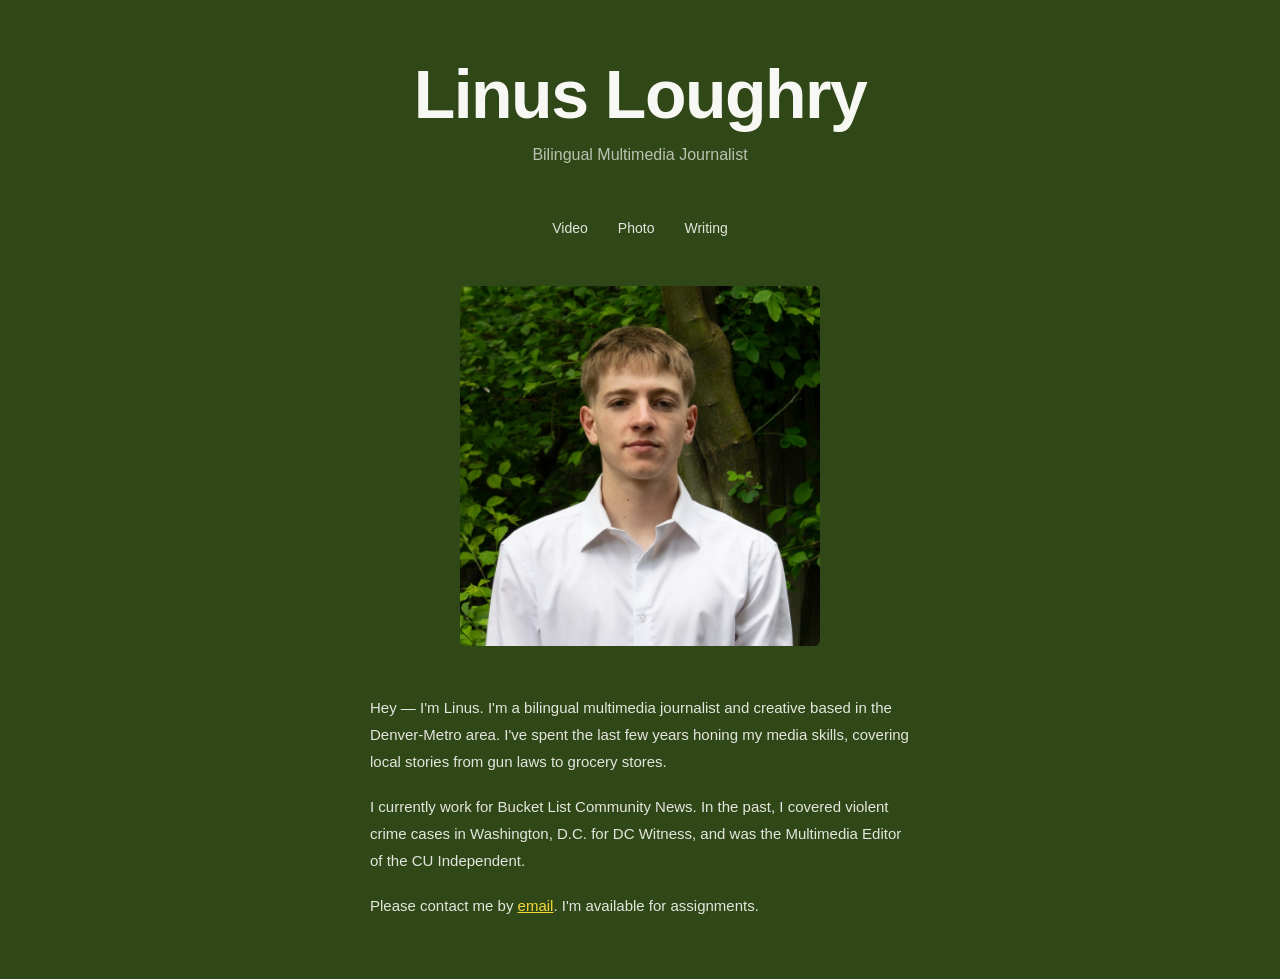
<file: index.html>
<!DOCTYPE html>
<html lang="en">
<head>
<meta charset="UTF-8">
<meta name="viewport" content="width=device-width, initial-scale=1">
<title>Linus Loughry — Bilingual Multimedia Journalist</title>
<link rel="stylesheet" href="css/style.css">
</head>
<body class="mode-landing">

  <div class="landing">
    <div class="landing-inner">
      <div class="name">Linus Loughry</div>
      <div class="role">Bilingual Multimedia Journalist</div>

      <div class="homenav">
        <a href="video.html">Video</a>
        <a href="photo.html">Photo</a>
        <a href="writing.html">Writing</a>
      </div>

      <div class="landing-photo">
        <img src="images/linus-portrait.jpg" alt="Linus Loughry">
      </div>

      <div class="bio-block">
        <p class="bio-para">Hey — I'm Linus. I'm a bilingual multimedia journalist and creative based in the Denver-Metro area. I've spent the last few years honing my media skills, covering local stories from gun laws to grocery stores.</p>
        <p class="bio-para">I currently work for Bucket List Community News. In the past, I covered violent crime cases in Washington, D.C. for DC Witness, and was the Multimedia Editor of the CU Independent.</p>
        <p class="bio-para">Please contact me by <a href="mailto:linusloughry@gmail.com" class="inline-link">email</a>. I'm available for assignments.</p>
      </div>
    </div>
  </div>

</body>
</html>
</file>
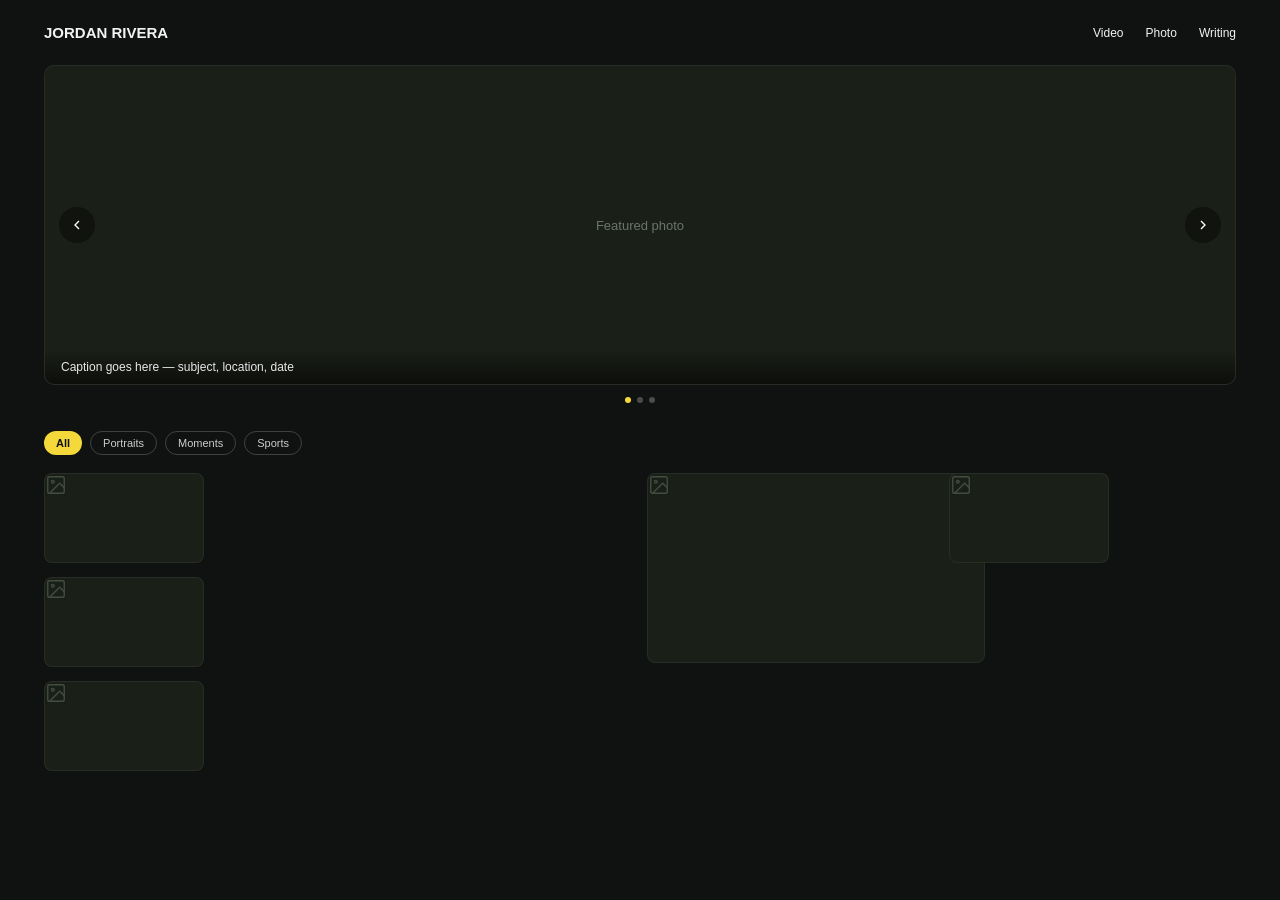
<file: photo.html>
<!DOCTYPE html>
<html lang="en">
<head>
<meta charset="UTF-8">
<meta name="viewport" content="width=device-width, initial-scale=1">
<title>Photo — Jordan Rivera</title>
<link rel="stylesheet" href="css/style.css">
</head>
<body class="mode-dark">

  <div class="topbar">
    <a href="index.html" class="logo">JORDAN RIVERA</a>
    <div class="nav">
      <a href="video.html">Video</a>
      <a href="photo.html">Photo</a>
      <a href="writing.html">Writing</a>
    </div>
  </div>

  <!-- REPLACE: featured slideshow — Jordan's best shots. Large, one at a time,
       click arrows/dots to advance. Autoplays (~3-4s) and stops permanently
       on first user interaction. Minimal caption per photo. -->
  <div class="slideshow" id="slideshow">
    <div class="arrow" style="left:14px;" onclick="prevSlide()">
      <svg viewBox="0 0 24 24" fill="none" stroke="white" stroke-width="2" style="width:16px;height:16px;"><path d="M15 18l-6-6 6-6"/></svg>
    </div>
    <div class="arrow" style="right:14px;" onclick="nextSlide()">
      <svg viewBox="0 0 24 24" fill="none" stroke="white" stroke-width="2" style="width:16px;height:16px;"><path d="M9 18l6-6-6-6"/></svg>
    </div>
    <span style="font-size:13px; color:#6b7565;">Featured photo</span>
    <div class="slideshow-caption" id="slide-caption">Caption goes here — subject, location, date</div>
  </div>
  <div class="dots" id="dots"></div>

  <!-- REPLACE: filter categories — placeholder (Portraits/Moments/Sports),
       pending Jordan's final photo selection. -->
  <div class="filters" id="filters">
    <button class="chip active" data-filter="all">All</button>
    <button class="chip" data-filter="portraits">Portraits</button>
    <button class="chip" data-filter="moments">Moments</button>
    <button class="chip" data-filter="sports">Sports</button>
  </div>

  <!-- REPLACE: real photo thumbnails, masonry sizing handles mixed orientation -->
  <div class="grid" id="photo-grid">
    <div class="card" style="grid-column: span 2; height: 90px;" data-category="portraits">
      <svg viewBox="0 0 24 24" fill="none" stroke="#8fa38a" stroke-width="1.5"><rect x="3" y="3" width="18" height="18" rx="2"/><circle cx="8.5" cy="8.5" r="1.5"/><path d="M21 15l-5-5L5 21"/></svg>
    </div>
    <div class="card" style="grid-row: span 2; height: 190px;" data-category="moments">
      <svg viewBox="0 0 24 24" fill="none" stroke="#8fa38a" stroke-width="1.5"><rect x="3" y="3" width="18" height="18" rx="2"/><circle cx="8.5" cy="8.5" r="1.5"/><path d="M21 15l-5-5L5 21"/></svg>
    </div>
    <div class="card" style="height: 90px;" data-category="sports">
      <svg viewBox="0 0 24 24" fill="none" stroke="#8fa38a" stroke-width="1.5"><rect x="3" y="3" width="18" height="18" rx="2"/><circle cx="8.5" cy="8.5" r="1.5"/><path d="M21 15l-5-5L5 21"/></svg>
    </div>
    <div class="card" style="height: 90px;" data-category="portraits">
      <svg viewBox="0 0 24 24" fill="none" stroke="#8fa38a" stroke-width="1.5"><rect x="3" y="3" width="18" height="18" rx="2"/><circle cx="8.5" cy="8.5" r="1.5"/><path d="M21 15l-5-5L5 21"/></svg>
    </div>
    <div class="card" style="grid-column: span 2; height: 90px;" data-category="moments">
      <svg viewBox="0 0 24 24" fill="none" stroke="#8fa38a" stroke-width="1.5"><rect x="3" y="3" width="18" height="18" rx="2"/><circle cx="8.5" cy="8.5" r="1.5"/><path d="M21 15l-5-5L5 21"/></svg>
    </div>
  </div>

  <div style="height: 60px;"></div>

  <script src="js/main.js"></script>
</body>
</html>
</file>
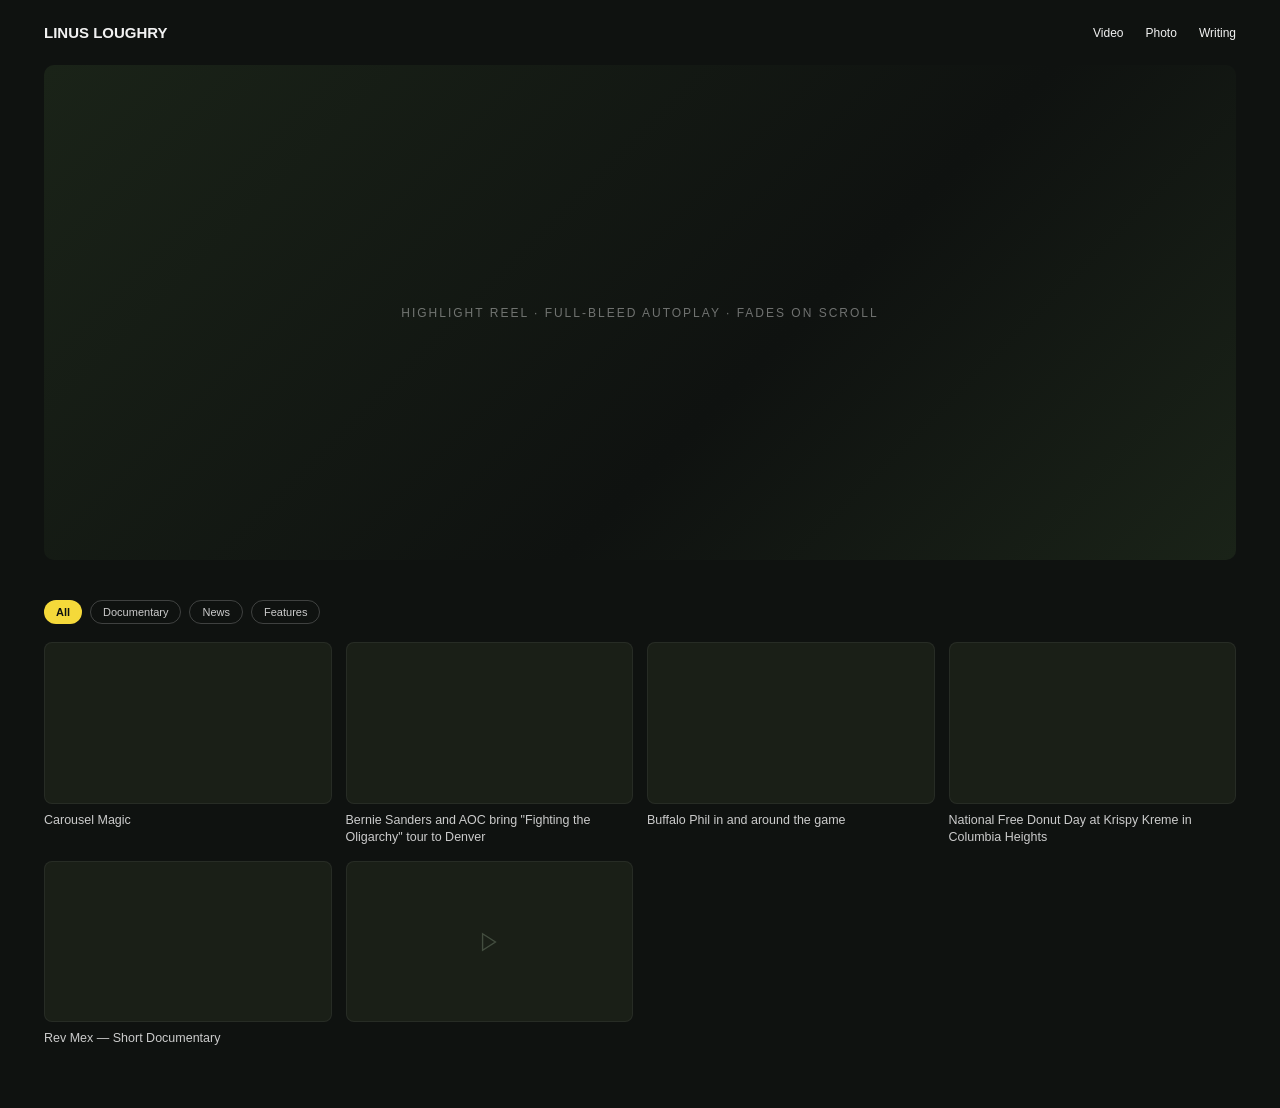
<file: video.html>
<!DOCTYPE html>
<html lang="en">
<head>
<meta charset="UTF-8">
<meta name="viewport" content="width=device-width, initial-scale=1">
<title>Video — Linus Loughry</title>
<link rel="stylesheet" href="css/style.css">
</head>
<body class="mode-dark">

  <div class="topbar">
    <a href="index.html" class="logo">LINUS LOUGHRY</a>
    <div class="nav">
      <a href="video.html">Video</a>
      <a href="photo.html">Photo</a>
      <a href="writing.html">Writing</a>
    </div>
  </div>

  <!-- REPLACE: full-bleed autoplay highlight reel. Should fade out on scroll
       (see js/main.js) and the actual <video> element should pause once
       scrolled out of view for performance. -->
  <div class="hero-placeholder" id="hero">
    Highlight Reel &middot; full-bleed autoplay &middot; fades on scroll
  </div>

  <!-- REPLACE: filter categories — currently placeholder (Documentary/News).
       Jordan noted more categories will likely be added. -->
  <div class="filters" id="filters">
    <button class="chip active" data-filter="all">All</button>
    <button class="chip" data-filter="documentary">Documentary</button>
    <button class="chip" data-filter="news">News</button>
    <button class="chip" data-filter="features">Features</button>
  </div>

  <!-- REPLACE: real video embeds. Each .card is an inline iframe player
       (YouTube embed URL: youtube.com/embed/VIDEO_ID). Add inline
       style="aspect-ratio: 9 / 16" on .card for vertical clips.
       Non-YouTube clips (Instagram/Facebook originals) should be
       re-uploaded to YouTube (unlisted is fine) for a consistent player. -->
  <div class="grid" id="video-grid">
    <div class="video-item" data-category="documentary">
      <div class="card">
        <iframe src="https://www.youtube.com/embed/7Ggc1zDYLsM" title="Carousel Magic" allow="accelerometer; autoplay; clipboard-write; encrypted-media; gyroscope; picture-in-picture; web-share" allowfullscreen></iframe>
      </div>
      <div class="video-title">Carousel Magic</div>
    </div>
    <div class="video-item" data-category="news">
      <div class="card">
        <iframe src="https://www.youtube.com/embed/lTkDrncjh-o" title="Bernie Sanders and AOC bring Fighting the Oligarchy tour to Denver" allow="accelerometer; autoplay; clipboard-write; encrypted-media; gyroscope; picture-in-picture; web-share" allowfullscreen></iframe>
      </div>
      <div class="video-title">Bernie Sanders and AOC bring "Fighting the Oligarchy" tour to Denver</div>
    </div>
    <div class="video-item" data-category="features">
      <div class="card">
        <iframe src="https://www.youtube.com/embed/ze2K-OOY7-Y" title="Buffalo Phil in and around the game" allow="accelerometer; autoplay; clipboard-write; encrypted-media; gyroscope; picture-in-picture; web-share" allowfullscreen></iframe>
      </div>
      <div class="video-title">Buffalo Phil in and around the game</div>
    </div>
    <div class="video-item" data-category="features">
      <div class="card">
        <iframe src="https://www.youtube.com/embed/jKBE-F0_Y7Y" title="National Free Donut Day at Krispy Kreme in Columbia Heights" allow="accelerometer; autoplay; clipboard-write; encrypted-media; gyroscope; picture-in-picture; web-share" allowfullscreen></iframe>
      </div>
      <div class="video-title">National Free Donut Day at Krispy Kreme in Columbia Heights</div>
    </div>
    <div class="video-item" data-category="documentary">
      <div class="card">
        <iframe src="https://www.youtube.com/embed/NOhCbjt63CU" title="Rev Mex - Short Documentary" allow="accelerometer; autoplay; clipboard-write; encrypted-media; gyroscope; picture-in-picture; web-share" allowfullscreen></iframe>
      </div>
      <div class="video-title">Rev Mex — Short Documentary</div>
    </div>
    <div class="video-item" data-category="news">
      <div class="card">
        <svg viewBox="0 0 24 24" fill="none" stroke="#8fa38a" stroke-width="1.5" style="position:absolute; top:50%; left:50%; transform:translate(-50%,-50%);"><polygon points="5 3 19 12 5 21 5 3"/></svg>
      </div>
    </div>
  </div>

  <div style="height: 60px;"></div>

  <script src="js/main.js"></script>
</body>
</html>
</file>
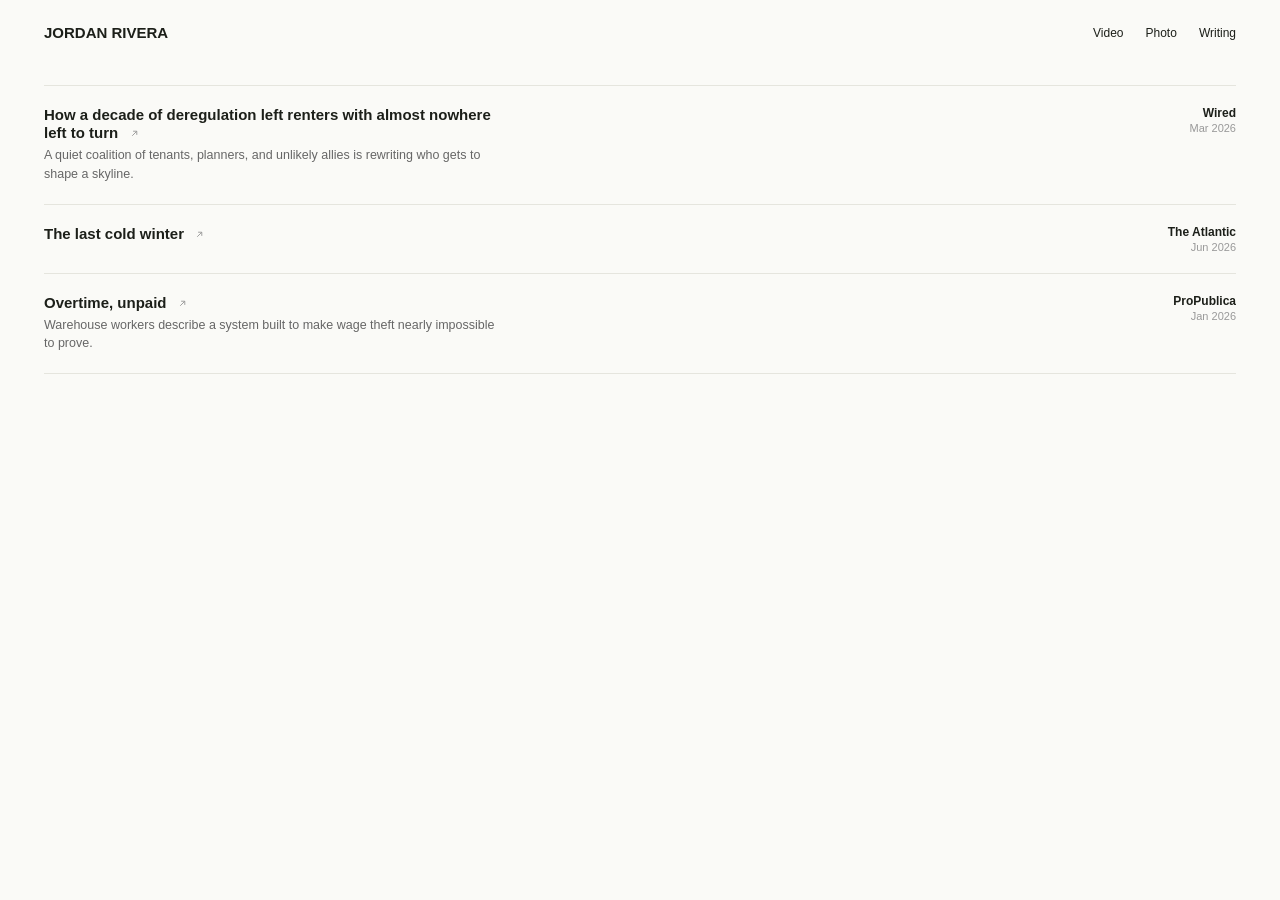
<file: writing.html>
<!DOCTYPE html>
<html lang="en">
<head>
<meta charset="UTF-8">
<meta name="viewport" content="width=device-width, initial-scale=1">
<title>Writing — Jordan Rivera</title>
<link rel="stylesheet" href="css/style.css">
</head>
<body class="mode-light">

  <div class="topbar">
    <a href="index.html" class="logo">JORDAN RIVERA</a>
    <div class="nav">
      <a href="video.html">Video</a>
      <a href="photo.html">Photo</a>
      <a href="writing.html">Writing</a>
    </div>
  </div>

  <!-- REPLACE: real article list. Each row links externally to the original
       published piece. Excerpt line is optional — layout works with or
       without it. Titles wrap naturally for long headlines. -->
  <div class="article-list">

    <a class="article-row" href="#" target="_blank" rel="noopener">
      <div style="flex:1; max-width:460px;">
        <span class="article-title">How a decade of deregulation left renters with almost nowhere left to turn</span>
        <svg class="article-icon" viewBox="0 0 24 24" fill="none" stroke="#999" stroke-width="2" style="width:11px;height:11px;"><path d="M7 17L17 7M17 7H9M17 7v8"/></svg>
        <div class="article-excerpt">A quiet coalition of tenants, planners, and unlikely allies is rewriting who gets to shape a skyline.</div>
      </div>
      <div class="article-meta">
        <div class="article-outlet">Wired</div>
        <div class="article-date">Mar 2026</div>
      </div>
    </a>

    <a class="article-row" href="#" target="_blank" rel="noopener">
      <div style="flex:1; max-width:460px;">
        <span class="article-title">The last cold winter</span>
        <svg class="article-icon" viewBox="0 0 24 24" fill="none" stroke="#999" stroke-width="2" style="width:11px;height:11px;"><path d="M7 17L17 7M17 7H9M17 7v8"/></svg>
      </div>
      <div class="article-meta">
        <div class="article-outlet">The Atlantic</div>
        <div class="article-date">Jun 2026</div>
      </div>
    </a>

    <a class="article-row" href="#" target="_blank" rel="noopener">
      <div style="flex:1; max-width:460px;">
        <span class="article-title">Overtime, unpaid</span>
        <svg class="article-icon" viewBox="0 0 24 24" fill="none" stroke="#999" stroke-width="2" style="width:11px;height:11px;"><path d="M7 17L17 7M17 7H9M17 7v8"/></svg>
        <div class="article-excerpt">Warehouse workers describe a system built to make wage theft nearly impossible to prove.</div>
      </div>
      <div class="article-meta">
        <div class="article-outlet">ProPublica</div>
        <div class="article-date">Jan 2026</div>
      </div>
    </a>

  </div>

  <div style="height: 60px;"></div>

</body>
</html>
</file>
<file: css/style.css>
/* ============================================
   Jordan Rivera — Portfolio Site
   Design system: green landing / dark shell (Video, Photo) / light reading mode (Writing)
   Font: Verdana throughout
   Accent: #F5D93A (lemon-yellow)
   ============================================ */

* { box-sizing: border-box; margin: 0; padding: 0; }

body {
  font-family: Verdana, Geneva, sans-serif;
  min-height: 100vh;
}

/* ---------- page background modes ---------- */
body.mode-landing { background: #304717; }
body.mode-dark     { background: #0F1210; } /* Video, Photo */
body.mode-light    { background: #FAFAF7; } /* Writing */

a { color: inherit; text-decoration: none; }

/* ---------- persistent top nav (Video/Photo/Writing pages) ---------- */
.topbar {
  display: flex;
  justify-content: space-between;
  align-items: center;
  padding: 24px 44px;
}
.topbar .logo { font-weight: 700; font-size: 15px; cursor: pointer; }
.topbar .nav { display: flex; gap: 22px; font-size: 12px; }
.topbar .nav a:hover { text-decoration: underline; }

.mode-dark .topbar  { color: #F2F2F2; }
.mode-light .topbar { color: #1C1F19; }

/* ============================================
   LANDING PAGE
   ============================================ */
.landing {
  min-height: 100vh;
  display: flex;
  align-items: center;
  justify-content: center;
  padding: 60px 20px;
  text-align: center;
}
.landing-inner { max-width: 1000px; width: 100%; }

.name {
  font-weight: 700;
  font-size: 68px;
  color: #F7F7F4;
  letter-spacing: -1.5px;
  line-height: 1;
}
.role {
  font-size: 16px;
  color: rgba(247,247,244,0.7);
  margin-top: 18px;
  margin-bottom: 56px;
}
.homenav {
  display: flex;
  justify-content: center;
  gap: 30px;
  font-size: 14px;
  color: rgba(247,247,244,0.9);
  margin-bottom: 50px;
}
.homenav a:hover { text-decoration: underline; }

.landing-photo {
  width: 360px;
  height: 360px;
  border-radius: 6px;
  background: rgba(255,255,255,0.1);
  display: flex;
  align-items: center;
  justify-content: center;
  margin: 0 auto 48px;
  overflow: hidden;
}
.landing-photo img { width: 100%; height: 100%; object-fit: cover; }
.landing-photo svg { width: 80px; height: 80px; opacity: 0.4; }

.bio-block {
  max-width: 540px;
  margin: 0 auto;
  text-align: left;
}
.bio-para {
  font-size: 15px;
  color: rgba(247,247,244,0.9);
  line-height: 1.8;
  margin-bottom: 18px;
}
.bio-para:last-child { margin-bottom: 0; }
.inline-link {
  color: #F5D93A;
  text-decoration: underline;
}
.inline-link:hover { opacity: 0.8; }

/* ============================================
   VIDEO PAGE
   ============================================ */
.hero-placeholder {
  height: 55vh;
  margin: 0 44px 40px;
  border-radius: 10px;
  background: linear-gradient(135deg, #1a2318, #0F1210 60%, #1a2318);
  display: flex;
  align-items: center;
  justify-content: center;
  color: rgba(255,255,255,0.4);
  font-size: 12px;
  letter-spacing: 2px;
  text-transform: uppercase;
}

.filters { display: flex; gap: 8px; margin: 0 44px 18px; flex-wrap: wrap; }
.chip {
  font-size: 11px;
  padding: 5px 12px;
  border-radius: 14px;
  cursor: pointer;
  background: none;
  font-family: Verdana, sans-serif;
}
.chip.active { background: #F5D93A; color: #0F1210; font-weight: 700; border: none; }
.chip:not(.active) { border: 1px solid rgba(255,255,255,0.2); color: #ccc; }

.grid {
  display: grid;
  grid-template-columns: repeat(auto-fill, minmax(240px, 1fr));
  gap: 14px;
  margin: 0 44px;
}
.card {
  background: #1A1F17; /* lighter than page bg — required separation from #0F1210 */
  border: 1px solid rgba(255,255,255,0.06);
  border-radius: 8px;
  overflow: hidden;
  position: relative;
  aspect-ratio: 16 / 9; /* default horizontal; set aspect-ratio: 9/16 inline for vertical clips */
}
.card iframe {
  position: absolute;
  top: 0; left: 0;
  width: 100%; height: 100%;
  border: none;
}
.card img { width: 100%; height: 100%; object-fit: cover; display: block; }
.card svg { width: 22px; height: 22px; opacity: 0.35; }
.video-item { display: flex; flex-direction: column; gap: 8px; }
.video-title { font-size: 12.5px; color: #ccc; line-height: 1.4; }

/* ============================================
   PHOTO PAGE
   ============================================ */
.slideshow {
  margin: 0 44px 12px;
  position: relative;
  height: 320px;
  border-radius: 10px;
  background: #1A1F17;
  border: 1px solid rgba(255,255,255,0.06);
  display: flex;
  align-items: center;
  justify-content: center;
  overflow: hidden;
}
.slideshow img { width: 100%; height: 100%; object-fit: cover; }
.slideshow-caption {
  position: absolute;
  bottom: 0; left: 0; right: 0;
  padding: 10px 16px;
  background: linear-gradient(transparent, rgba(0,0,0,0.55));
  font-size: 12px;
  color: rgba(255,255,255,0.9);
  text-align: left;
}
.arrow {
  position: absolute;
  top: 50%;
  transform: translateY(-50%);
  width: 36px; height: 36px;
  border-radius: 50%;
  background: rgba(0,0,0,0.4);
  display: flex;
  align-items: center;
  justify-content: center;
  cursor: pointer;
  z-index: 2;
}
.dots { display: flex; justify-content: center; gap: 6px; margin-bottom: 28px; }
.dot { width: 6px; height: 6px; border-radius: 50%; background: rgba(255,255,255,0.25); cursor: pointer; }
.dot.active { background: #F5D93A; }

/* ============================================
   WRITING PAGE
   ============================================ */
.article-list {
  margin: 20px 44px 0;
  border-top: 1px solid #E5E5DE;
}
.article-row {
  padding: 20px 0;
  border-bottom: 1px solid #E5E5DE;
  display: flex;
  justify-content: space-between;
  align-items: flex-start;
  cursor: pointer;
}
.article-title { font-size: 15px; font-weight: 700; color: #1C1F19; display: inline; }
.article-row:hover .article-title { text-decoration: underline; }
.article-icon { display: inline-block; margin-left: 6px; vertical-align: middle; transition: transform 0.15s ease; }
.article-row:hover .article-icon { transform: translate(1px, -1px); }
.article-excerpt { font-size: 12.5px; color: #666; line-height: 1.5; margin-top: 4px; max-width: 460px; }
.article-meta { text-align: right; flex-shrink: 0; margin-left: 20px; }
.article-outlet { font-size: 12px; color: #1C1F19; font-weight: 700; }
.article-date { font-size: 11px; color: #999; margin-top: 2px; }

/* ============================================
   responsive placeholder — real mobile pass deferred
   ============================================ */
@media (max-width: 700px) {
  .grid { grid-template-columns: repeat(2, 1fr); }
  .name { font-size: 44px; }
  .landing-photo { width: 220px; height: 220px; }
}
</file>
